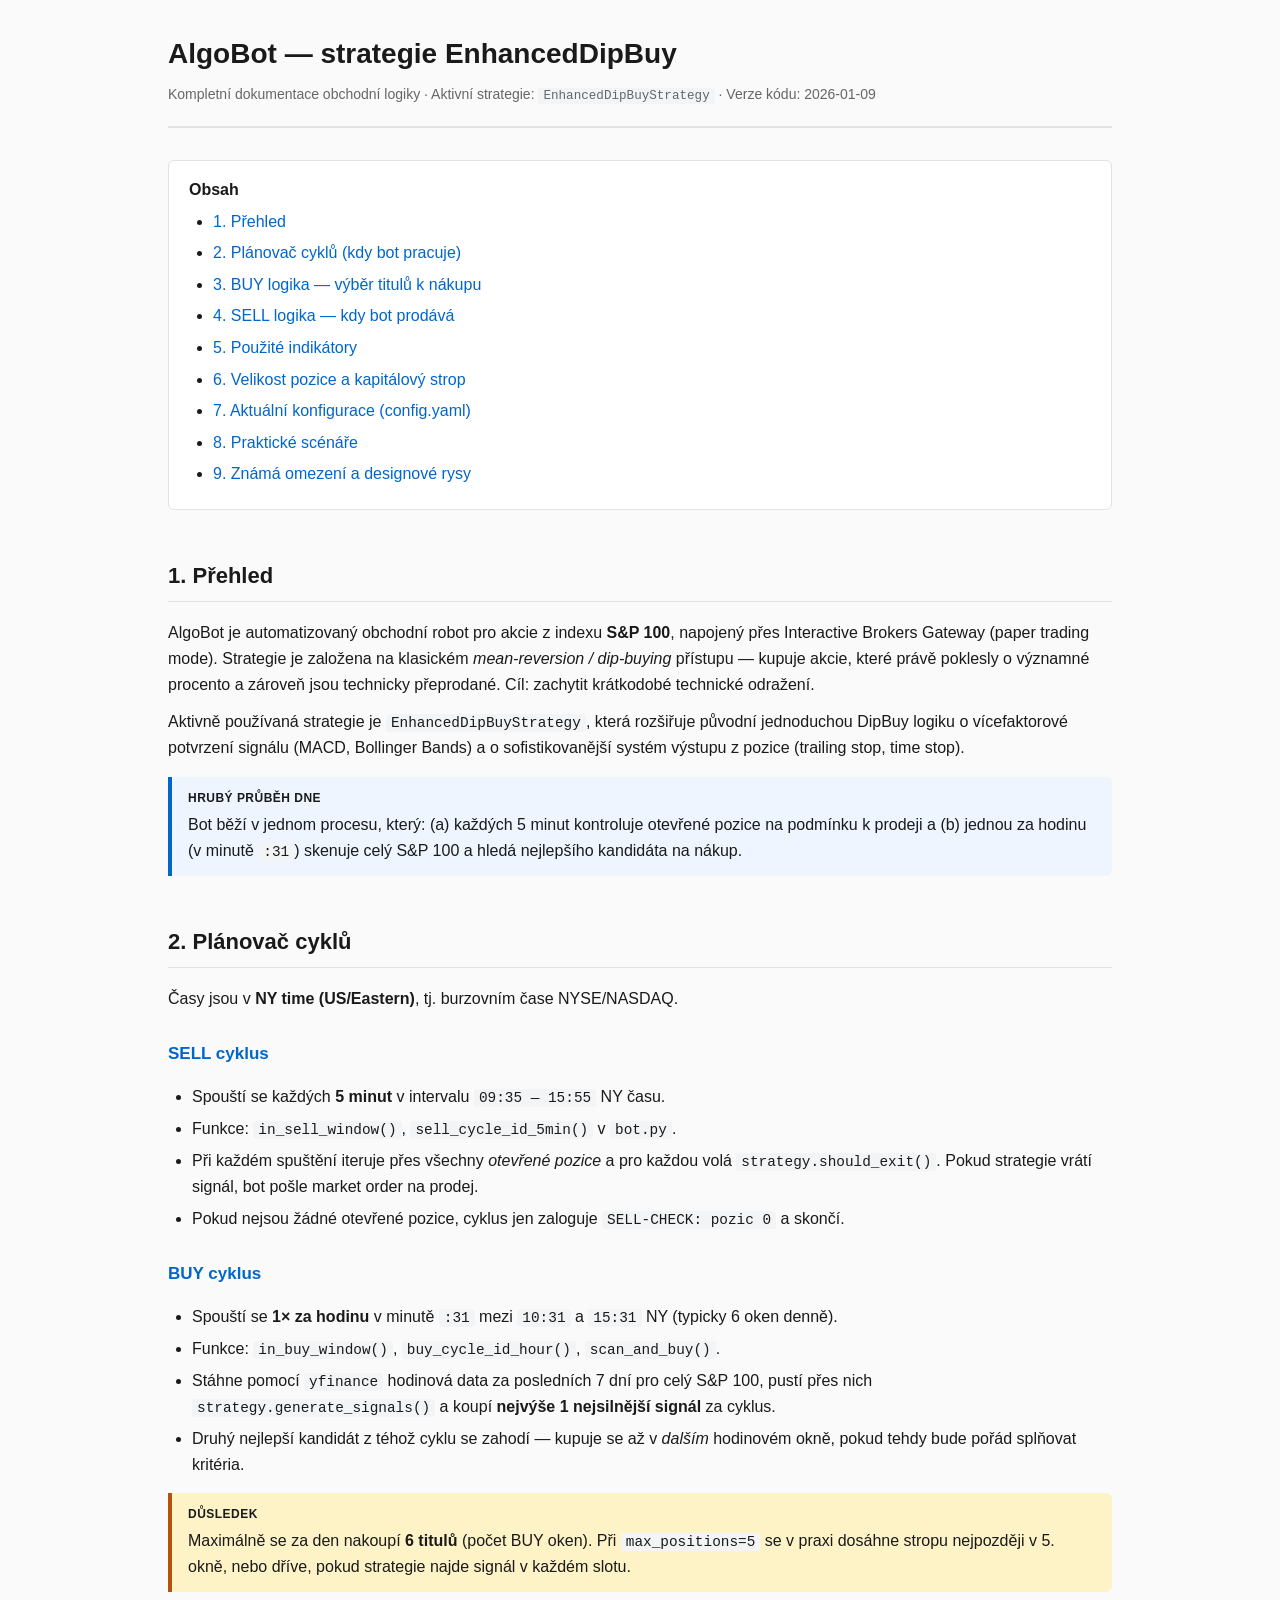
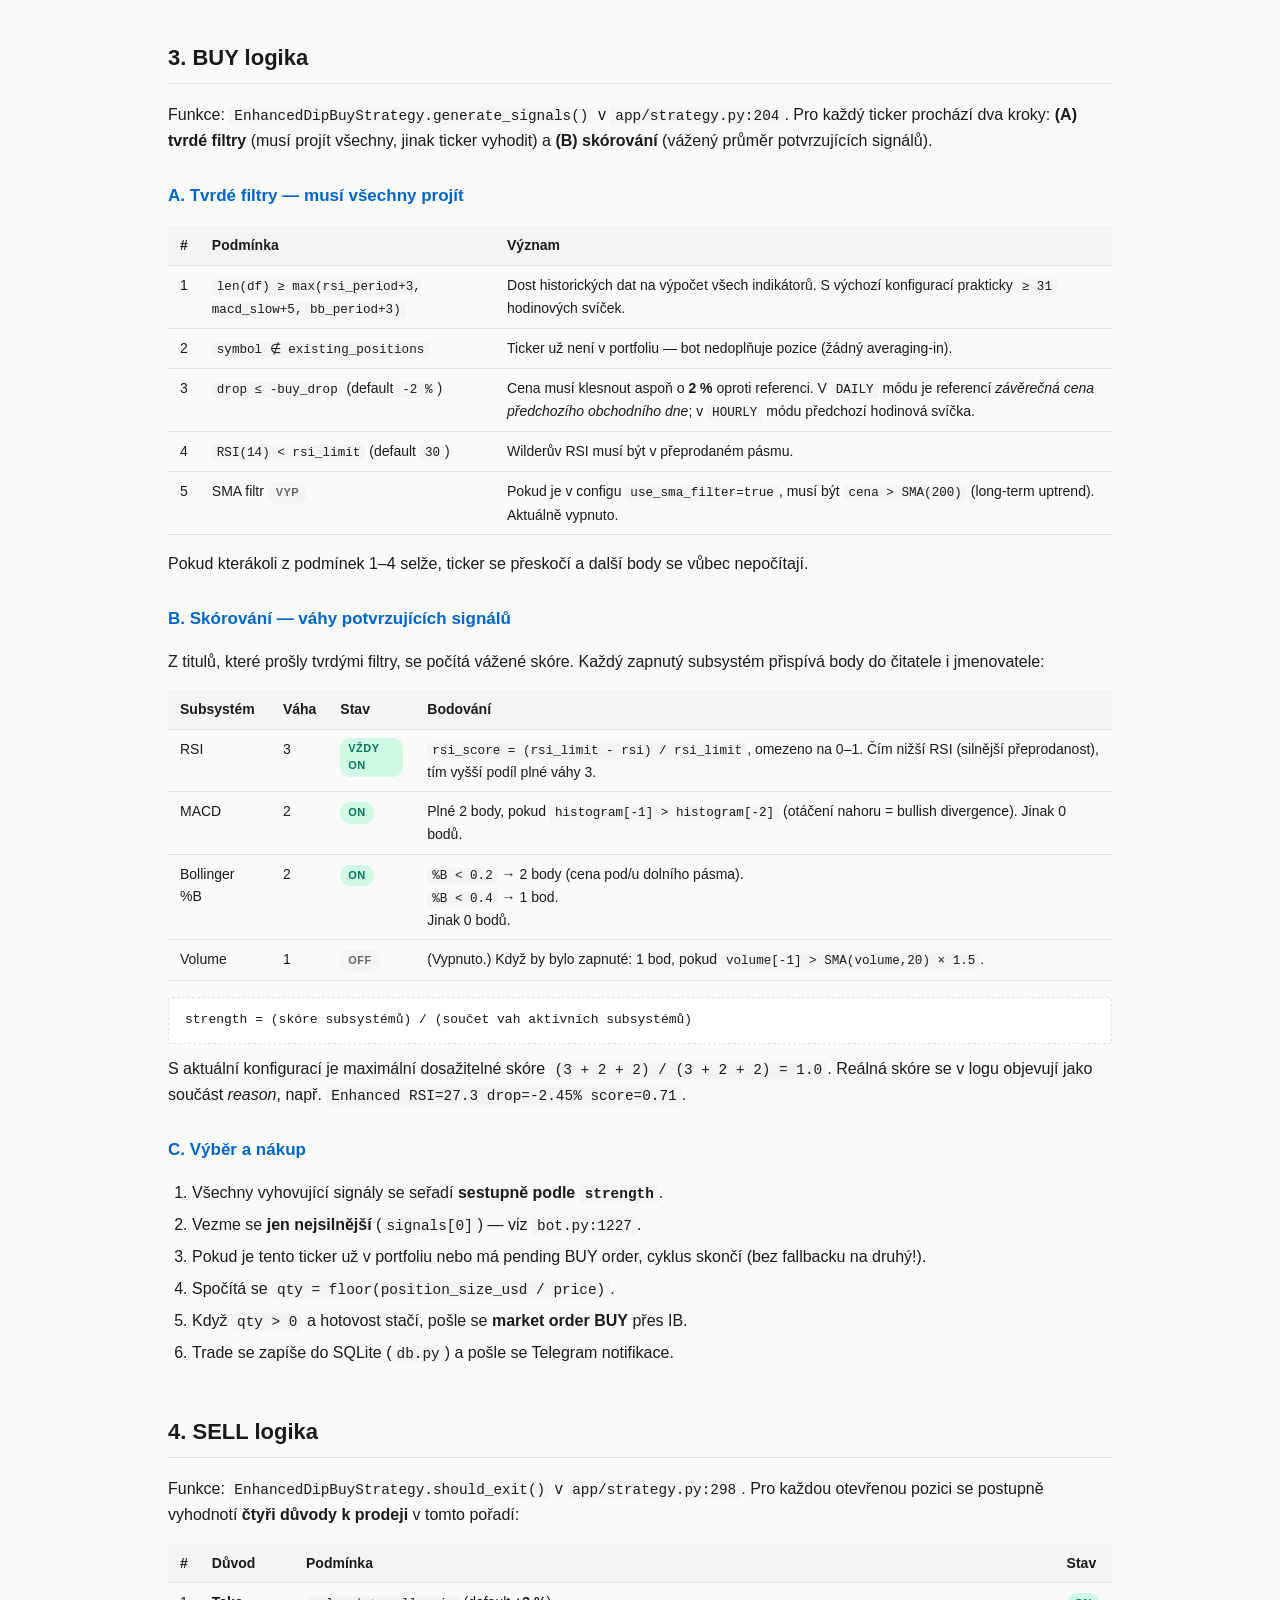
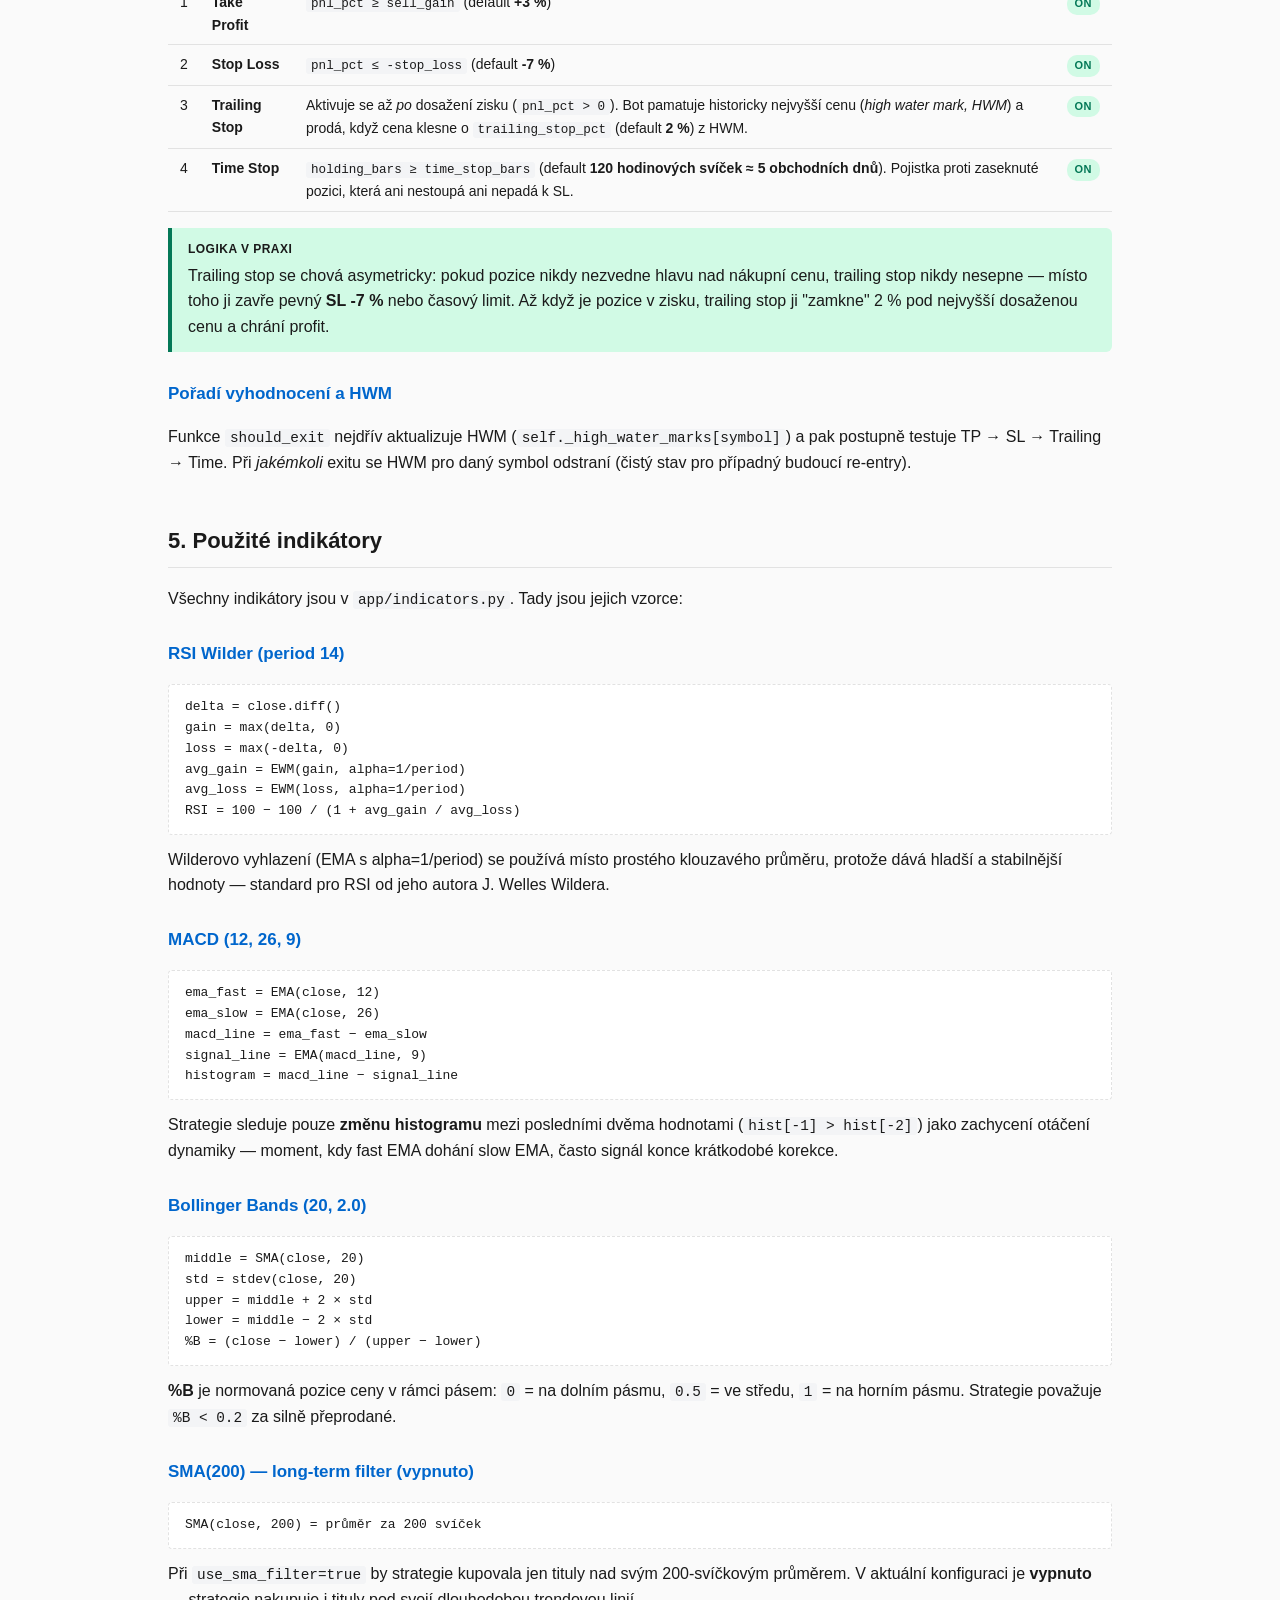
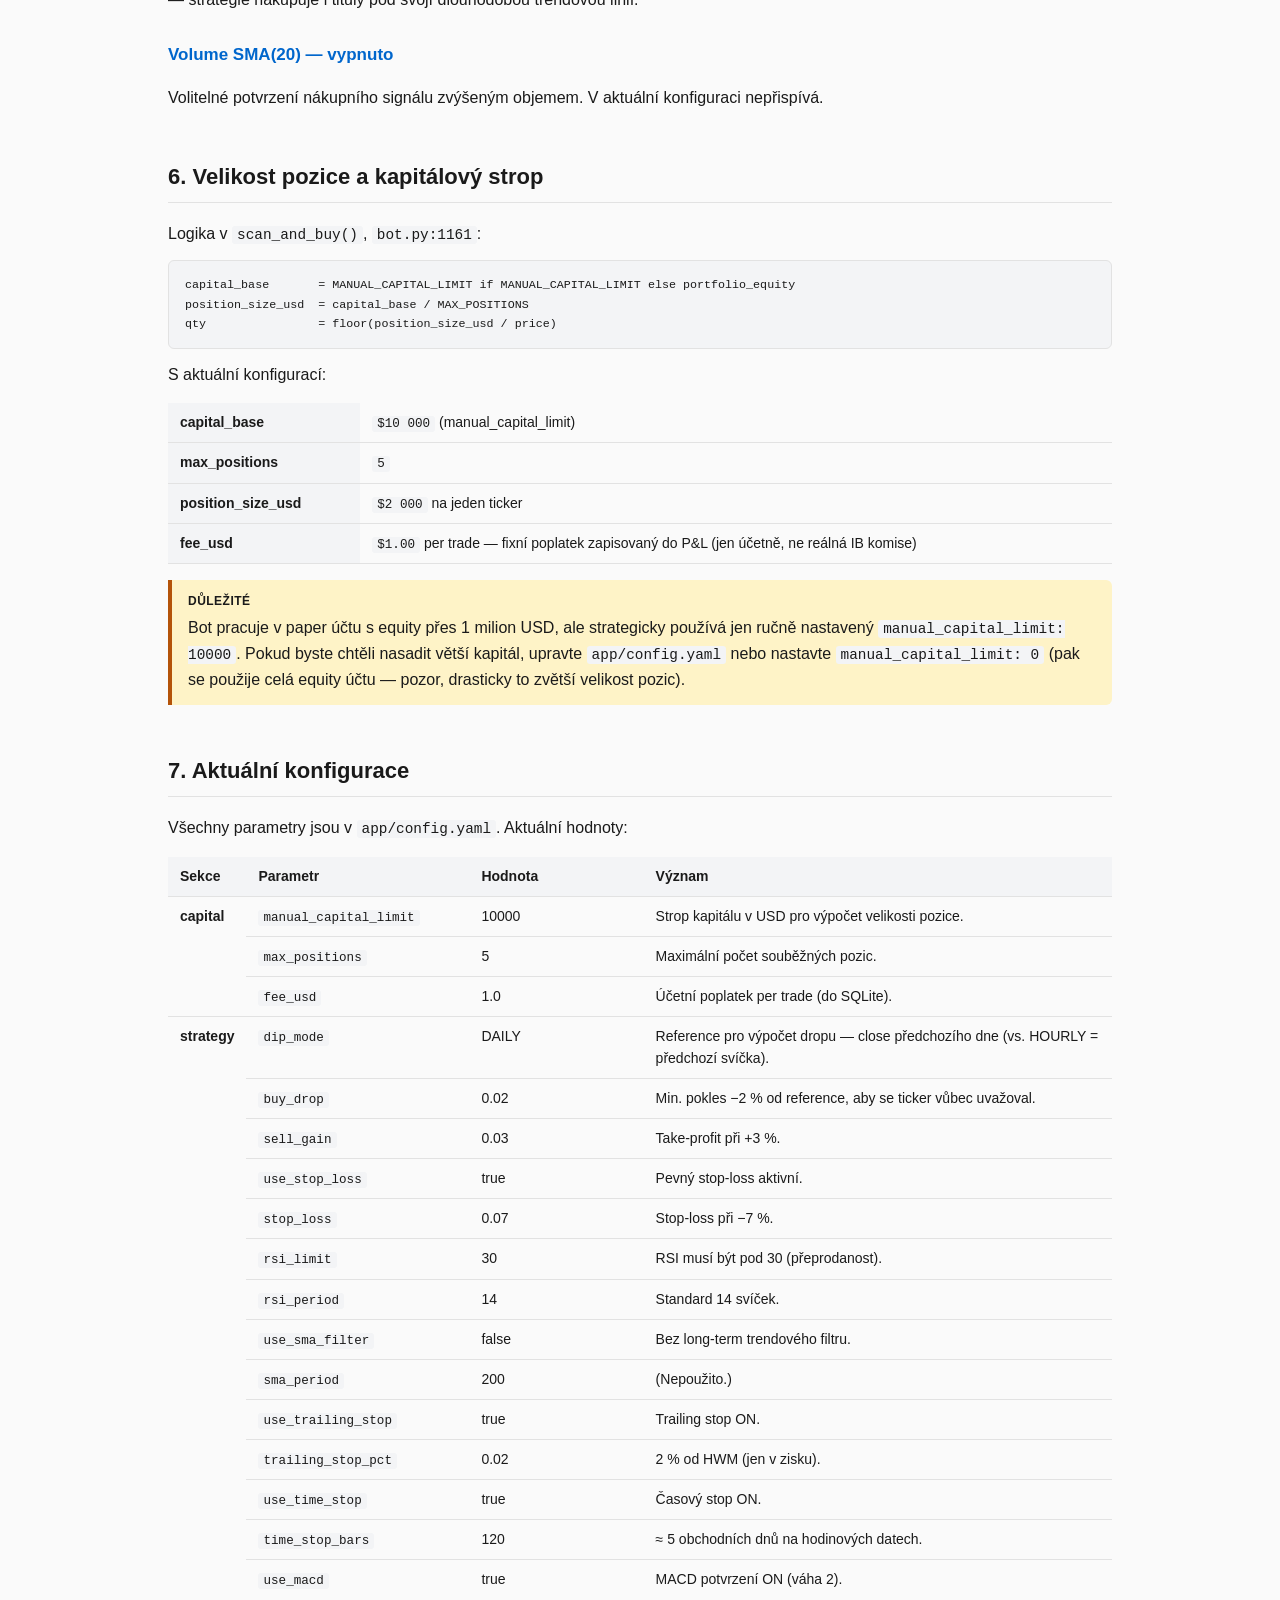
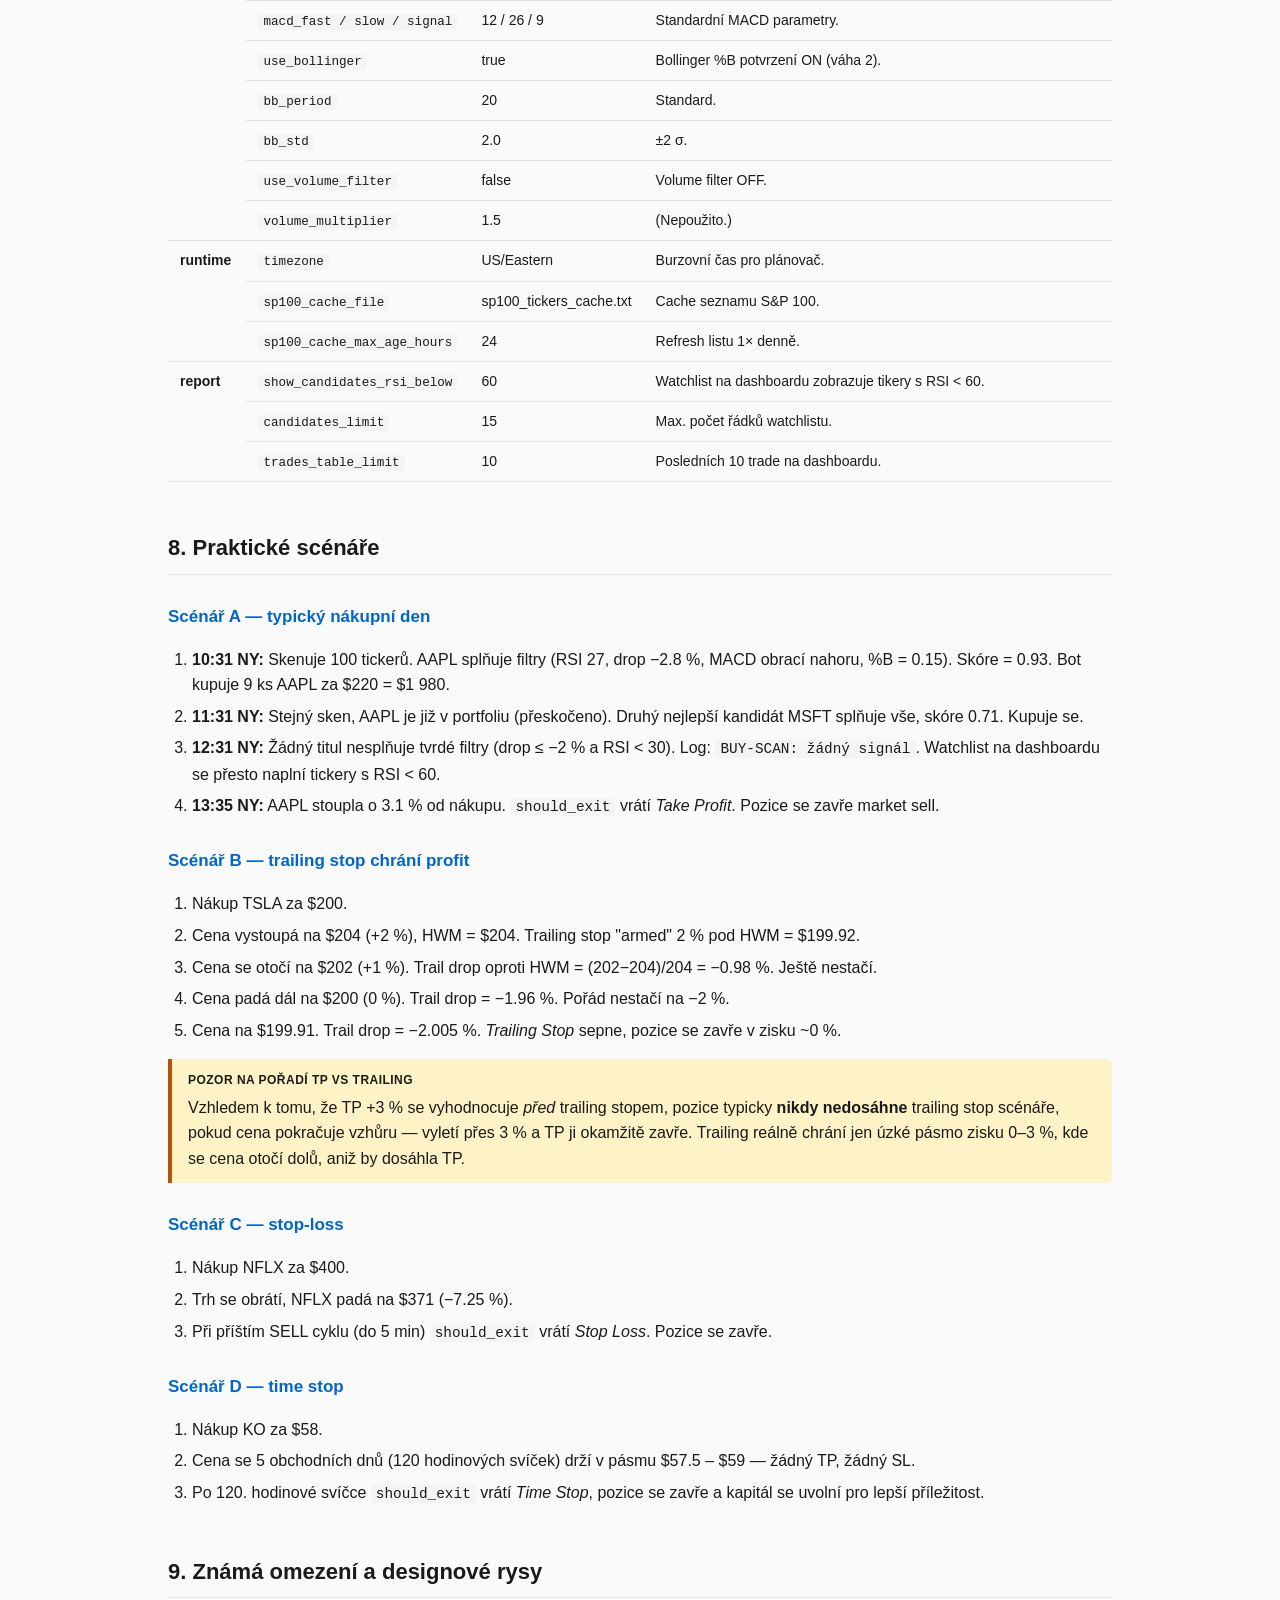
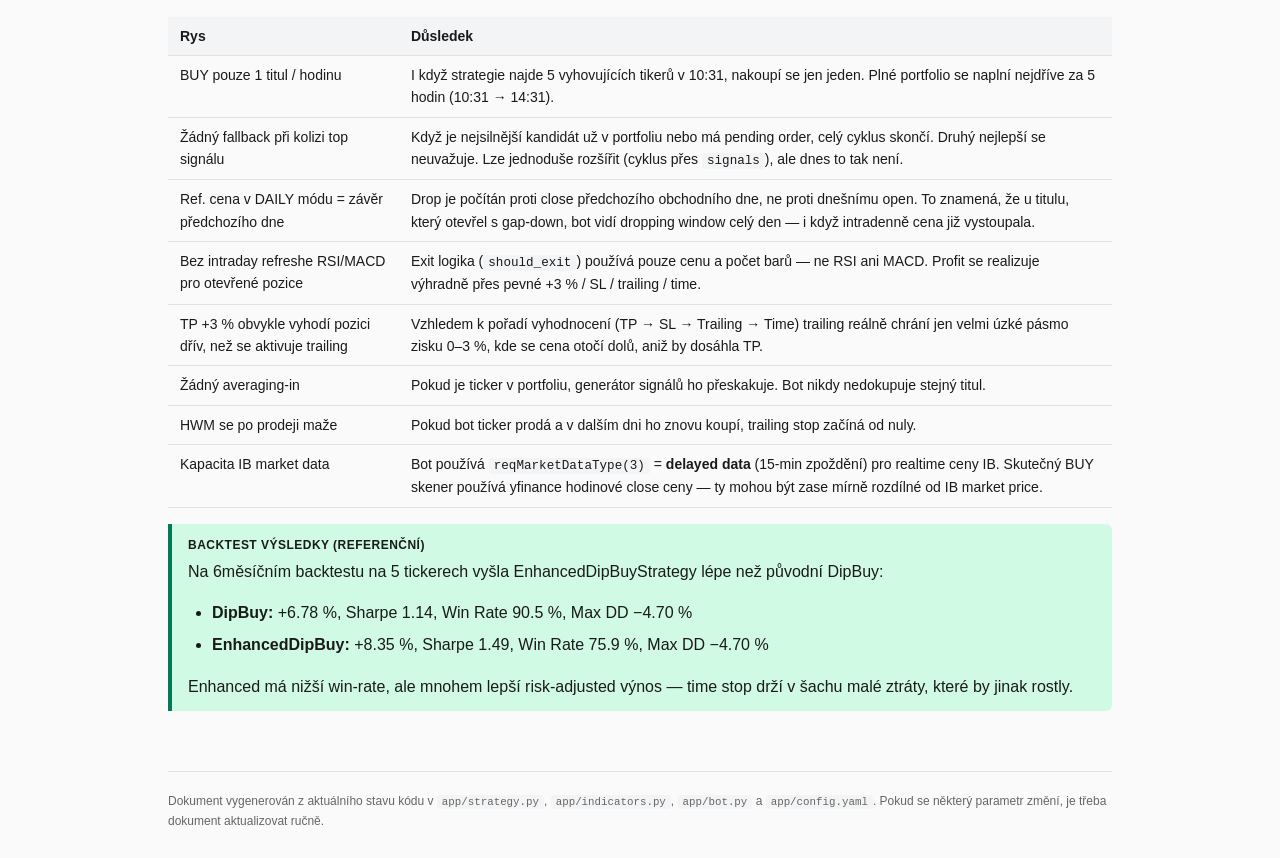
<file: strategy_doc.html>
<!DOCTYPE html>
<html lang="cs">
<head>
<meta charset="UTF-8">
<meta name="viewport" content="width=device-width, initial-scale=1.0">
<title>AlgoBot — Dokumentace strategie EnhancedDipBuy</title>
<style>
  :root {
    --bg: #fafafa;
    --fg: #1a1a1a;
    --muted: #666;
    --accent: #0066cc;
    --accent-bg: #eef5ff;
    --warn: #b45309;
    --warn-bg: #fef3c7;
    --ok: #047857;
    --ok-bg: #d1fae5;
    --bad: #b91c1c;
    --bad-bg: #fee2e2;
    --border: #e2e2e2;
    --code-bg: #f3f4f6;
  }
  * { box-sizing: border-box; }
  body {
    font-family: -apple-system, BlinkMacSystemFont, "Segoe UI", Roboto, "Helvetica Neue", Arial, sans-serif;
    background: var(--bg);
    color: var(--fg);
    line-height: 1.6;
    margin: 0;
    padding: 0;
  }
  .container {
    max-width: 1000px;
    margin: 0 auto;
    padding: 32px 28px 80px;
  }
  header {
    border-bottom: 2px solid var(--border);
    padding-bottom: 20px;
    margin-bottom: 32px;
  }
  header h1 {
    margin: 0 0 6px;
    font-size: 28px;
    font-weight: 700;
  }
  header .subtitle {
    color: var(--muted);
    font-size: 14px;
  }
  h2 {
    margin-top: 48px;
    padding-bottom: 8px;
    border-bottom: 1px solid var(--border);
    font-size: 22px;
  }
  h3 {
    margin-top: 28px;
    font-size: 17px;
    color: var(--accent);
  }
  h4 {
    margin-top: 20px;
    font-size: 15px;
  }
  p { margin: 12px 0; }
  code {
    font-family: "JetBrains Mono", "Fira Code", Menlo, Consolas, monospace;
    background: var(--code-bg);
    padding: 1px 5px;
    border-radius: 3px;
    font-size: 0.9em;
  }
  pre {
    background: var(--code-bg);
    padding: 14px 16px;
    border-radius: 6px;
    overflow-x: auto;
    font-size: 13px;
    line-height: 1.5;
    border: 1px solid var(--border);
  }
  pre code { background: transparent; padding: 0; }
  table {
    width: 100%;
    border-collapse: collapse;
    margin: 16px 0;
    font-size: 14px;
  }
  th, td {
    text-align: left;
    padding: 8px 12px;
    border-bottom: 1px solid var(--border);
    vertical-align: top;
  }
  th { background: var(--code-bg); font-weight: 600; }
  tr:hover td { background: #f8f8f8; }
  .box {
    border-left: 4px solid var(--accent);
    background: var(--accent-bg);
    padding: 12px 16px;
    margin: 16px 0;
    border-radius: 0 6px 6px 0;
  }
  .box.warn  { border-color: var(--warn); background: var(--warn-bg); }
  .box.ok    { border-color: var(--ok);   background: var(--ok-bg); }
  .box.bad   { border-color: var(--bad);  background: var(--bad-bg); }
  .box .title {
    font-weight: 600;
    margin-bottom: 4px;
    text-transform: uppercase;
    font-size: 12px;
    letter-spacing: 0.04em;
  }
  ul, ol { padding-left: 24px; }
  li { margin: 6px 0; }
  .toc {
    background: white;
    border: 1px solid var(--border);
    border-radius: 6px;
    padding: 16px 20px;
    margin-bottom: 32px;
  }
  .toc ul { margin: 0; }
  .toc a { color: var(--accent); text-decoration: none; }
  .toc a:hover { text-decoration: underline; }
  .formula {
    background: white;
    border: 1px dashed var(--border);
    padding: 12px 16px;
    margin: 12px 0;
    font-family: "JetBrains Mono", Menlo, monospace;
    font-size: 13px;
    border-radius: 4px;
  }
  .pill {
    display: inline-block;
    padding: 2px 8px;
    border-radius: 10px;
    font-size: 11px;
    font-weight: 600;
    text-transform: uppercase;
    letter-spacing: 0.04em;
  }
  .pill.on  { background: var(--ok-bg);  color: var(--ok); }
  .pill.off { background: #f3f4f6;       color: var(--muted); }
  footer {
    margin-top: 60px;
    padding-top: 20px;
    border-top: 1px solid var(--border);
    color: var(--muted);
    font-size: 12px;
  }
</style>
</head>
<body>
<div class="container">

<header>
  <h1>AlgoBot — strategie EnhancedDipBuy</h1>
  <div class="subtitle">
    Kompletní dokumentace obchodní logiky &middot;
    Aktivní strategie: <code>EnhancedDipBuyStrategy</code> &middot;
    Verze kódu: 2026-01-09
  </div>
</header>

<div class="toc">
  <strong>Obsah</strong>
  <ul>
    <li><a href="#prehled">1. Přehled</a></li>
    <li><a href="#planovac">2. Plánovač cyklů (kdy bot pracuje)</a></li>
    <li><a href="#buy">3. BUY logika — výběr titulů k nákupu</a></li>
    <li><a href="#sell">4. SELL logika — kdy bot prodává</a></li>
    <li><a href="#indikatory">5. Použité indikátory</a></li>
    <li><a href="#sizing">6. Velikost pozice a kapitálový strop</a></li>
    <li><a href="#config">7. Aktuální konfigurace (config.yaml)</a></li>
    <li><a href="#scenare">8. Praktické scénáře</a></li>
    <li><a href="#omezeni">9. Známá omezení a designové rysy</a></li>
  </ul>
</div>

<h2 id="prehled">1. Přehled</h2>

<p>
  AlgoBot je automatizovaný obchodní robot pro akcie z indexu <strong>S&amp;P 100</strong>,
  napojený přes Interactive Brokers Gateway (paper trading mode). Strategie je založena
  na klasickém <em>mean-reversion / dip-buying</em> přístupu — kupuje akcie, které
  právě poklesly o významné procento a zároveň jsou technicky přeprodané. Cíl: zachytit
  krátkodobé technické odražení.
</p>

<p>
  Aktivně používaná strategie je <code>EnhancedDipBuyStrategy</code>, která rozšiřuje původní
  jednoduchou DipBuy logiku o vícefaktorové potvrzení signálu (MACD, Bollinger Bands)
  a o sofistikovanější systém výstupu z pozice (trailing stop, time stop).
</p>

<div class="box">
  <div class="title">Hrubý průběh dne</div>
  Bot běží v jednom procesu, který:
  (a) každých 5 minut kontroluje otevřené pozice na podmínku k prodeji a
  (b) jednou za hodinu (v minutě <code>:31</code>) skenuje celý S&amp;P 100 a hledá nejlepšího kandidáta na nákup.
</div>

<h2 id="planovac">2. Plánovač cyklů</h2>

<p>Časy jsou v <strong>NY time (US/Eastern)</strong>, tj. burzovním čase NYSE/NASDAQ.</p>

<h3>SELL cyklus</h3>
<ul>
  <li>Spouští se každých <strong>5 minut</strong> v intervalu <code>09:35 — 15:55</code> NY času.</li>
  <li>Funkce: <code>in_sell_window()</code>, <code>sell_cycle_id_5min()</code> v <code>bot.py</code>.</li>
  <li>Při každém spuštění iteruje přes všechny <em>otevřené pozice</em> a pro každou volá
      <code>strategy.should_exit()</code>. Pokud strategie vrátí signál, bot pošle market order na prodej.</li>
  <li>Pokud nejsou žádné otevřené pozice, cyklus jen zaloguje <code>SELL-CHECK: pozic 0</code> a skončí.</li>
</ul>

<h3>BUY cyklus</h3>
<ul>
  <li>Spouští se <strong>1× za hodinu</strong> v minutě <code>:31</code> mezi
      <code>10:31</code> a <code>15:31</code> NY (typicky 6 oken denně).</li>
  <li>Funkce: <code>in_buy_window()</code>, <code>buy_cycle_id_hour()</code>, <code>scan_and_buy()</code>.</li>
  <li>Stáhne pomocí <code>yfinance</code> hodinová data za posledních 7 dní pro celý S&amp;P 100,
      pustí přes nich <code>strategy.generate_signals()</code> a koupí <strong>nejvýše 1 nejsilnější signál</strong> za cyklus.</li>
  <li>Druhý nejlepší kandidát z téhož cyklu se zahodí — kupuje se až v <em>dalším</em> hodinovém okně,
      pokud tehdy bude pořád splňovat kritéria.</li>
</ul>

<div class="box warn">
  <div class="title">Důsledek</div>
  Maximálně se za den nakoupí <strong>6 titulů</strong> (počet BUY oken).
  Při <code>max_positions=5</code> se v praxi dosáhne stropu nejpozději v 5. okně,
  nebo dříve, pokud strategie najde signál v každém slotu.
</div>

<h2 id="buy">3. BUY logika</h2>

<p>
  Funkce: <code>EnhancedDipBuyStrategy.generate_signals()</code> v
  <code>app/strategy.py:204</code>. Pro každý ticker prochází dva kroky:
  <strong>(A) tvrdé filtry</strong> (musí projít všechny, jinak ticker vyhodit) a
  <strong>(B) skórování</strong> (vážený průměr potvrzujících signálů).
</p>

<h3>A. Tvrdé filtry — musí všechny projít</h3>

<table>
  <thead>
    <tr><th>#</th><th>Podmínka</th><th>Význam</th></tr>
  </thead>
  <tbody>
    <tr>
      <td>1</td>
      <td><code>len(df) ≥ max(rsi_period+3, macd_slow+5, bb_period+3)</code></td>
      <td>Dost historických dat na výpočet všech indikátorů. S výchozí konfigurací prakticky <code>≥ 31</code> hodinových svíček.</td>
    </tr>
    <tr>
      <td>2</td>
      <td><code>symbol &notin; existing_positions</code></td>
      <td>Ticker už není v portfoliu — bot nedoplňuje pozice (žádný averaging-in).</td>
    </tr>
    <tr>
      <td>3</td>
      <td><code>drop &le; -buy_drop</code> (default <code>-2 %</code>)</td>
      <td>
        Cena musí klesnout aspoň o <strong>2 %</strong> oproti referenci.
        V <code>DAILY</code> módu je referencí <em>závěrečná cena předchozího obchodního dne</em>;
        v <code>HOURLY</code> módu předchozí hodinová svíčka.
      </td>
    </tr>
    <tr>
      <td>4</td>
      <td><code>RSI(14) &lt; rsi_limit</code> (default <code>30</code>)</td>
      <td>Wilderův RSI musí být v přeprodaném pásmu.</td>
    </tr>
    <tr>
      <td>5</td>
      <td>SMA filtr <span class="pill off">VYP</span></td>
      <td>
        Pokud je v configu <code>use_sma_filter=true</code>, musí být <code>cena &gt; SMA(200)</code> (long-term uptrend).
        Aktuálně vypnuto.
      </td>
    </tr>
  </tbody>
</table>

<p>Pokud kterákoli z podmínek 1–4 selže, ticker se přeskočí a další body se vůbec nepočítají.</p>

<h3>B. Skórování — váhy potvrzujících signálů</h3>

<p>
  Z titulů, které prošly tvrdými filtry, se počítá vážené skóre. Každý zapnutý subsystém přispívá
  body do čitatele i jmenovatele:
</p>

<table>
  <thead>
    <tr>
      <th>Subsystém</th>
      <th>Váha</th>
      <th>Stav</th>
      <th>Bodování</th>
    </tr>
  </thead>
  <tbody>
    <tr>
      <td>RSI</td>
      <td>3</td>
      <td><span class="pill on">VŽDY ON</span></td>
      <td>
        <code>rsi_score = (rsi_limit - rsi) / rsi_limit</code>, omezeno na 0–1.
        Čím nižší RSI (silnější přeprodanost), tím vyšší podíl plné váhy 3.
      </td>
    </tr>
    <tr>
      <td>MACD</td>
      <td>2</td>
      <td><span class="pill on">ON</span></td>
      <td>
        Plné 2 body, pokud <code>histogram[-1] &gt; histogram[-2]</code> (otáčení nahoru = bullish divergence).
        Jinak 0 bodů.
      </td>
    </tr>
    <tr>
      <td>Bollinger %B</td>
      <td>2</td>
      <td><span class="pill on">ON</span></td>
      <td>
        <code>%B &lt; 0.2</code> → 2 body (cena pod/u dolního pásma).<br>
        <code>%B &lt; 0.4</code> → 1 bod.<br>
        Jinak 0 bodů.
      </td>
    </tr>
    <tr>
      <td>Volume</td>
      <td>1</td>
      <td><span class="pill off">OFF</span></td>
      <td>
        (Vypnuto.) Když by bylo zapnuté: 1 bod, pokud <code>volume[-1] &gt; SMA(volume,20) × 1.5</code>.
      </td>
    </tr>
  </tbody>
</table>

<div class="formula">
strength = (skóre subsystémů) / (součet vah aktivních subsystémů)
</div>

<p>
  S aktuální konfigurací je maximální dosažitelné skóre <code>(3 + 2 + 2) / (3 + 2 + 2) = 1.0</code>.
  Reálná skóre se v logu objevují jako součást <em>reason</em>, např.
  <code>Enhanced RSI=27.3 drop=-2.45% score=0.71</code>.
</p>

<h3>C. Výběr a nákup</h3>

<ol>
  <li>Všechny vyhovující signály se seřadí <strong>sestupně podle <code>strength</code></strong>.</li>
  <li>Vezme se <strong>jen nejsilnější</strong> (<code>signals[0]</code>) — viz <code>bot.py:1227</code>.</li>
  <li>Pokud je tento ticker už v portfoliu nebo má pending BUY order, cyklus skončí (bez fallbacku na druhý!).</li>
  <li>Spočítá se <code>qty = floor(position_size_usd / price)</code>.</li>
  <li>Když <code>qty &gt; 0</code> a hotovost stačí, pošle se <strong>market order BUY</strong> přes IB.</li>
  <li>Trade se zapíše do SQLite (<code>db.py</code>) a pošle se Telegram notifikace.</li>
</ol>

<h2 id="sell">4. SELL logika</h2>

<p>
  Funkce: <code>EnhancedDipBuyStrategy.should_exit()</code> v
  <code>app/strategy.py:298</code>. Pro každou otevřenou pozici se postupně vyhodnotí
  <strong>čtyři důvody k prodeji</strong> v tomto pořadí:
</p>

<table>
  <thead>
    <tr><th>#</th><th>Důvod</th><th>Podmínka</th><th>Stav</th></tr>
  </thead>
  <tbody>
    <tr>
      <td>1</td>
      <td><strong>Take Profit</strong></td>
      <td><code>pnl_pct &ge; sell_gain</code> (default <strong>+3 %</strong>)</td>
      <td><span class="pill on">ON</span></td>
    </tr>
    <tr>
      <td>2</td>
      <td><strong>Stop Loss</strong></td>
      <td><code>pnl_pct &le; -stop_loss</code> (default <strong>-7 %</strong>)</td>
      <td><span class="pill on">ON</span></td>
    </tr>
    <tr>
      <td>3</td>
      <td><strong>Trailing Stop</strong></td>
      <td>
        Aktivuje se až <em>po</em> dosažení zisku (<code>pnl_pct &gt; 0</code>).
        Bot pamatuje historicky nejvyšší cenu (<em>high water mark, HWM</em>) a prodá,
        když cena klesne o <code>trailing_stop_pct</code> (default <strong>2 %</strong>) z HWM.
      </td>
      <td><span class="pill on">ON</span></td>
    </tr>
    <tr>
      <td>4</td>
      <td><strong>Time Stop</strong></td>
      <td>
        <code>holding_bars &ge; time_stop_bars</code> (default <strong>120 hodinových svíček ≈ 5 obchodních dnů</strong>).
        Pojistka proti zaseknuté pozici, která ani nestoupá ani nepadá k SL.
      </td>
      <td><span class="pill on">ON</span></td>
    </tr>
  </tbody>
</table>

<div class="box ok">
  <div class="title">Logika v praxi</div>
  Trailing stop se chová asymetricky: pokud pozice nikdy nezvedne hlavu nad nákupní cenu,
  trailing stop nikdy nesepne — místo toho ji zavře pevný <strong>SL -7 %</strong> nebo časový limit.
  Až když je pozice v zisku, trailing stop ji "zamkne" 2 % pod nejvyšší dosaženou cenu a chrání profit.
</div>

<h3>Pořadí vyhodnocení a HWM</h3>
<p>
  Funkce <code>should_exit</code> nejdřív aktualizuje HWM (<code>self._high_water_marks[symbol]</code>)
  a pak postupně testuje TP → SL → Trailing → Time. Při <em>jakémkoli</em> exitu se HWM pro daný
  symbol odstraní (čistý stav pro případný budoucí re-entry).
</p>

<h2 id="indikatory">5. Použité indikátory</h2>

<p>Všechny indikátory jsou v <code>app/indicators.py</code>. Tady jsou jejich vzorce:</p>

<h3>RSI Wilder (period 14)</h3>
<div class="formula">
delta = close.diff()<br>
gain  = max(delta, 0)<br>
loss  = max(-delta, 0)<br>
avg_gain = EWM(gain, alpha=1/period)<br>
avg_loss = EWM(loss, alpha=1/period)<br>
RSI = 100 − 100 / (1 + avg_gain / avg_loss)
</div>
<p>
  Wilderovo vyhlazení (EMA s alpha=1/period) se používá místo prostého klouzavého průměru,
  protože dává hladší a stabilnější hodnoty — standard pro RSI od jeho autora J. Welles Wildera.
</p>

<h3>MACD (12, 26, 9)</h3>
<div class="formula">
ema_fast    = EMA(close, 12)<br>
ema_slow    = EMA(close, 26)<br>
macd_line   = ema_fast − ema_slow<br>
signal_line = EMA(macd_line, 9)<br>
histogram   = macd_line − signal_line
</div>
<p>
  Strategie sleduje pouze <strong>změnu histogramu</strong> mezi posledními dvěma
  hodnotami (<code>hist[-1] &gt; hist[-2]</code>) jako zachycení otáčení dynamiky — moment,
  kdy fast EMA dohání slow EMA, často signál konce krátkodobé korekce.
</p>

<h3>Bollinger Bands (20, 2.0)</h3>
<div class="formula">
middle = SMA(close, 20)<br>
std    = stdev(close, 20)<br>
upper  = middle + 2 × std<br>
lower  = middle − 2 × std<br>
%B     = (close − lower) / (upper − lower)
</div>
<p>
  <strong>%B</strong> je normovaná pozice ceny v rámci pásem: <code>0</code> = na dolním pásmu,
  <code>0.5</code> = ve středu, <code>1</code> = na horním pásmu. Strategie považuje
  <code>%B &lt; 0.2</code> za silně přeprodané.
</p>

<h3>SMA(200) — long-term filter (vypnuto)</h3>
<div class="formula">
SMA(close, 200) = průměr za 200 svíček
</div>
<p>
  Při <code>use_sma_filter=true</code> by strategie kupovala jen tituly nad svým 200-svíčkovým průměrem.
  V aktuální konfiguraci je <strong>vypnuto</strong> — strategie nakupuje i tituly pod svojí dlouhodobou trendovou linií.
</p>

<h3>Volume SMA(20) — vypnuto</h3>
<p>
  Volitelné potvrzení nákupního signálu zvýšeným objemem. V aktuální konfiguraci nepřispívá.
</p>

<h2 id="sizing">6. Velikost pozice a kapitálový strop</h2>

<p>Logika v <code>scan_and_buy()</code>, <code>bot.py:1161</code>:</p>

<pre><code>capital_base       = MANUAL_CAPITAL_LIMIT if MANUAL_CAPITAL_LIMIT else portfolio_equity
position_size_usd  = capital_base / MAX_POSITIONS
qty                = floor(position_size_usd / price)</code></pre>

<p>S aktuální konfigurací:</p>

<table>
  <tbody>
    <tr><th>capital_base</th><td><code>$10 000</code> (manual_capital_limit)</td></tr>
    <tr><th>max_positions</th><td><code>5</code></td></tr>
    <tr><th>position_size_usd</th><td><code>$2 000</code> na jeden ticker</td></tr>
    <tr>
      <th>fee_usd</th>
      <td><code>$1.00</code> per trade — fixní poplatek zapisovaný do P&amp;L (jen účetně, ne reálná IB komise)</td>
    </tr>
  </tbody>
</table>

<div class="box warn">
  <div class="title">Důležité</div>
  Bot pracuje v paper účtu s equity přes 1 milion USD, ale strategicky používá jen ručně nastavený
  <code>manual_capital_limit: 10000</code>. Pokud byste chtěli nasadit větší kapitál,
  upravte <code>app/config.yaml</code> nebo nastavte <code>manual_capital_limit: 0</code>
  (pak se použije celá equity účtu — pozor, drasticky to zvětší velikost pozic).
</div>

<h2 id="config">7. Aktuální konfigurace</h2>

<p>Všechny parametry jsou v <code>app/config.yaml</code>. Aktuální hodnoty:</p>

<table>
  <thead>
    <tr><th>Sekce</th><th>Parametr</th><th>Hodnota</th><th>Význam</th></tr>
  </thead>
  <tbody>
    <tr><td rowspan="3"><strong>capital</strong></td><td><code>manual_capital_limit</code></td><td>10000</td><td>Strop kapitálu v USD pro výpočet velikosti pozice.</td></tr>
    <tr><td><code>max_positions</code></td><td>5</td><td>Maximální počet souběžných pozic.</td></tr>
    <tr><td><code>fee_usd</code></td><td>1.0</td><td>Účetní poplatek per trade (do SQLite).</td></tr>

    <tr><td rowspan="20"><strong>strategy</strong></td><td><code>dip_mode</code></td><td>DAILY</td><td>Reference pro výpočet dropu — close předchozího dne (vs. HOURLY = předchozí svíčka).</td></tr>
    <tr><td><code>buy_drop</code></td><td>0.02</td><td>Min. pokles −2 % od reference, aby se ticker vůbec uvažoval.</td></tr>
    <tr><td><code>sell_gain</code></td><td>0.03</td><td>Take-profit při +3 %.</td></tr>
    <tr><td><code>use_stop_loss</code></td><td>true</td><td>Pevný stop-loss aktivní.</td></tr>
    <tr><td><code>stop_loss</code></td><td>0.07</td><td>Stop-loss při −7 %.</td></tr>
    <tr><td><code>rsi_limit</code></td><td>30</td><td>RSI musí být pod 30 (přeprodanost).</td></tr>
    <tr><td><code>rsi_period</code></td><td>14</td><td>Standard 14 svíček.</td></tr>
    <tr><td><code>use_sma_filter</code></td><td>false</td><td>Bez long-term trendového filtru.</td></tr>
    <tr><td><code>sma_period</code></td><td>200</td><td>(Nepoužito.)</td></tr>
    <tr><td><code>use_trailing_stop</code></td><td>true</td><td>Trailing stop ON.</td></tr>
    <tr><td><code>trailing_stop_pct</code></td><td>0.02</td><td>2 % od HWM (jen v zisku).</td></tr>
    <tr><td><code>use_time_stop</code></td><td>true</td><td>Časový stop ON.</td></tr>
    <tr><td><code>time_stop_bars</code></td><td>120</td><td>≈ 5 obchodních dnů na hodinových datech.</td></tr>
    <tr><td><code>use_macd</code></td><td>true</td><td>MACD potvrzení ON (váha 2).</td></tr>
    <tr><td><code>macd_fast / slow / signal</code></td><td>12 / 26 / 9</td><td>Standardní MACD parametry.</td></tr>
    <tr><td><code>use_bollinger</code></td><td>true</td><td>Bollinger %B potvrzení ON (váha 2).</td></tr>
    <tr><td><code>bb_period</code></td><td>20</td><td>Standard.</td></tr>
    <tr><td><code>bb_std</code></td><td>2.0</td><td>±2 σ.</td></tr>
    <tr><td><code>use_volume_filter</code></td><td>false</td><td>Volume filter OFF.</td></tr>
    <tr><td><code>volume_multiplier</code></td><td>1.5</td><td>(Nepoužito.)</td></tr>

    <tr><td rowspan="3"><strong>runtime</strong></td><td><code>timezone</code></td><td>US/Eastern</td><td>Burzovní čas pro plánovač.</td></tr>
    <tr><td><code>sp100_cache_file</code></td><td>sp100_tickers_cache.txt</td><td>Cache seznamu S&amp;P 100.</td></tr>
    <tr><td><code>sp100_cache_max_age_hours</code></td><td>24</td><td>Refresh listu 1× denně.</td></tr>

    <tr><td rowspan="3"><strong>report</strong></td><td><code>show_candidates_rsi_below</code></td><td>60</td><td>Watchlist na dashboardu zobrazuje tikery s RSI &lt; 60.</td></tr>
    <tr><td><code>candidates_limit</code></td><td>15</td><td>Max. počet řádků watchlistu.</td></tr>
    <tr><td><code>trades_table_limit</code></td><td>10</td><td>Posledních 10 trade na dashboardu.</td></tr>
  </tbody>
</table>

<h2 id="scenare">8. Praktické scénáře</h2>

<h3>Scénář A — typický nákupní den</h3>
<ol>
  <li><strong>10:31 NY:</strong> Skenuje 100 tickerů. AAPL splňuje filtry (RSI 27, drop −2.8 %, MACD obrací nahoru, %B = 0.15). Skóre = 0.93. Bot kupuje 9 ks AAPL za $220 = $1 980.</li>
  <li><strong>11:31 NY:</strong> Stejný sken, AAPL je již v portfoliu (přeskočeno). Druhý nejlepší kandidát MSFT splňuje vše, skóre 0.71. Kupuje se.</li>
  <li><strong>12:31 NY:</strong> Žádný titul nesplňuje tvrdé filtry (drop ≤ −2 % a RSI &lt; 30). Log: <code>BUY-SCAN: žádný signál</code>. Watchlist na dashboardu se přesto naplní tickery s RSI &lt; 60.</li>
  <li><strong>13:35 NY:</strong> AAPL stoupla o 3.1 % od nákupu. <code>should_exit</code> vrátí <em>Take Profit</em>. Pozice se zavře market sell.</li>
</ol>

<h3>Scénář B — trailing stop chrání profit</h3>
<ol>
  <li>Nákup TSLA za $200.</li>
  <li>Cena vystoupá na $204 (+2 %), HWM = $204. Trailing stop "armed" 2 % pod HWM = $199.92.</li>
  <li>Cena se otočí na $202 (+1 %). Trail drop oproti HWM = (202−204)/204 = −0.98 %. Ještě nestačí.</li>
  <li>Cena padá dál na $200 (0 %). Trail drop = −1.96 %. Pořád nestačí na −2 %.</li>
  <li>Cena na $199.91. Trail drop = −2.005 %. <em>Trailing Stop</em> sepne, pozice se zavře v zisku ~0 %.</li>
</ol>

<div class="box warn">
  <div class="title">Pozor na pořadí TP vs trailing</div>
  Vzhledem k tomu, že TP +3 % se vyhodnocuje <em>před</em> trailing stopem,
  pozice typicky <strong>nikdy nedosáhne</strong> trailing stop scénáře, pokud cena pokračuje vzhůru —
  vyletí přes 3 % a TP ji okamžitě zavře. Trailing reálně chrání jen úzké pásmo zisku 0–3 %,
  kde se cena otočí dolů, aniž by dosáhla TP.
</div>

<h3>Scénář C — stop-loss</h3>
<ol>
  <li>Nákup NFLX za $400.</li>
  <li>Trh se obrátí, NFLX padá na $371 (−7.25 %).</li>
  <li>Při příštím SELL cyklu (do 5 min) <code>should_exit</code> vrátí <em>Stop Loss</em>. Pozice se zavře.</li>
</ol>

<h3>Scénář D — time stop</h3>
<ol>
  <li>Nákup KO za $58.</li>
  <li>Cena se 5 obchodních dnů (120 hodinových svíček) drží v pásmu $57.5 – $59 — žádný TP, žádný SL.</li>
  <li>Po 120. hodinové svíčce <code>should_exit</code> vrátí <em>Time Stop</em>, pozice se zavře a kapitál se uvolní pro lepší příležitost.</li>
</ol>

<h2 id="omezeni">9. Známá omezení a designové rysy</h2>

<table>
  <thead>
    <tr><th>Rys</th><th>Důsledek</th></tr>
  </thead>
  <tbody>
    <tr>
      <td>BUY pouze 1 titul / hodinu</td>
      <td>
        I když strategie najde 5 vyhovujících tikerů v 10:31, nakoupí se jen jeden.
        Plné portfolio se naplní nejdříve za 5 hodin (10:31 → 14:31).
      </td>
    </tr>
    <tr>
      <td>Žádný fallback při kolizi top signálu</td>
      <td>
        Když je nejsilnější kandidát už v portfoliu nebo má pending order, celý cyklus skončí.
        Druhý nejlepší se neuvažuje. Lze jednoduše rozšířit (cyklus přes <code>signals</code>),
        ale dnes to tak není.
      </td>
    </tr>
    <tr>
      <td>Ref. cena v DAILY módu = závěr předchozího dne</td>
      <td>
        Drop je počítán proti close předchozího obchodního dne, ne proti dnešnímu open.
        To znamená, že u titulu, který otevřel s gap-down, bot vidí dropping window celý den
        — i když intradenně cena již vystoupala.
      </td>
    </tr>
    <tr>
      <td>Bez intraday refreshe RSI/MACD pro otevřené pozice</td>
      <td>
        Exit logika (<code>should_exit</code>) používá pouze cenu a počet barů — ne RSI ani MACD.
        Profit se realizuje výhradně přes pevné +3 % / SL / trailing / time.
      </td>
    </tr>
    <tr>
      <td>TP +3 % obvykle vyhodí pozici dřív, než se aktivuje trailing</td>
      <td>
        Vzhledem k pořadí vyhodnocení (TP → SL → Trailing → Time) trailing reálně chrání
        jen velmi úzké pásmo zisku 0–3 %, kde se cena otočí dolů, aniž by dosáhla TP.
      </td>
    </tr>
    <tr>
      <td>Žádný averaging-in</td>
      <td>
        Pokud je ticker v portfoliu, generátor signálů ho přeskakuje. Bot nikdy nedokupuje stejný titul.
      </td>
    </tr>
    <tr>
      <td>HWM se po prodeji maže</td>
      <td>
        Pokud bot ticker prodá a v dalším dni ho znovu koupí, trailing stop začíná od nuly.
      </td>
    </tr>
    <tr>
      <td>Kapacita IB market data</td>
      <td>
        Bot používá <code>reqMarketDataType(3)</code> = <strong>delayed data</strong> (15-min zpoždění)
        pro realtime ceny IB. Skutečný BUY skener používá yfinance hodinové close ceny — ty mohou být
        zase mírně rozdílné od IB market price.
      </td>
    </tr>
  </tbody>
</table>

<div class="box ok">
  <div class="title">Backtest výsledky (referenční)</div>
  Na 6měsíčním backtestu na 5 tickerech vyšla EnhancedDipBuyStrategy lépe než původní DipBuy:
  <ul>
    <li><strong>DipBuy:</strong> +6.78 %, Sharpe 1.14, Win Rate 90.5 %, Max DD −4.70 %</li>
    <li><strong>EnhancedDipBuy:</strong> +8.35 %, Sharpe 1.49, Win Rate 75.9 %, Max DD −4.70 %</li>
  </ul>
  Enhanced má nižší win-rate, ale mnohem lepší risk-adjusted výnos — time stop drží v šachu malé ztráty,
  které by jinak rostly.
</div>

<footer>
  Dokument vygenerován z aktuálního stavu kódu v <code>app/strategy.py</code>,
  <code>app/indicators.py</code>, <code>app/bot.py</code> a <code>app/config.yaml</code>.
  Pokud se některý parametr změní, je třeba dokument aktualizovat ručně.
</footer>

</div>
</body>
</html>
</file>
